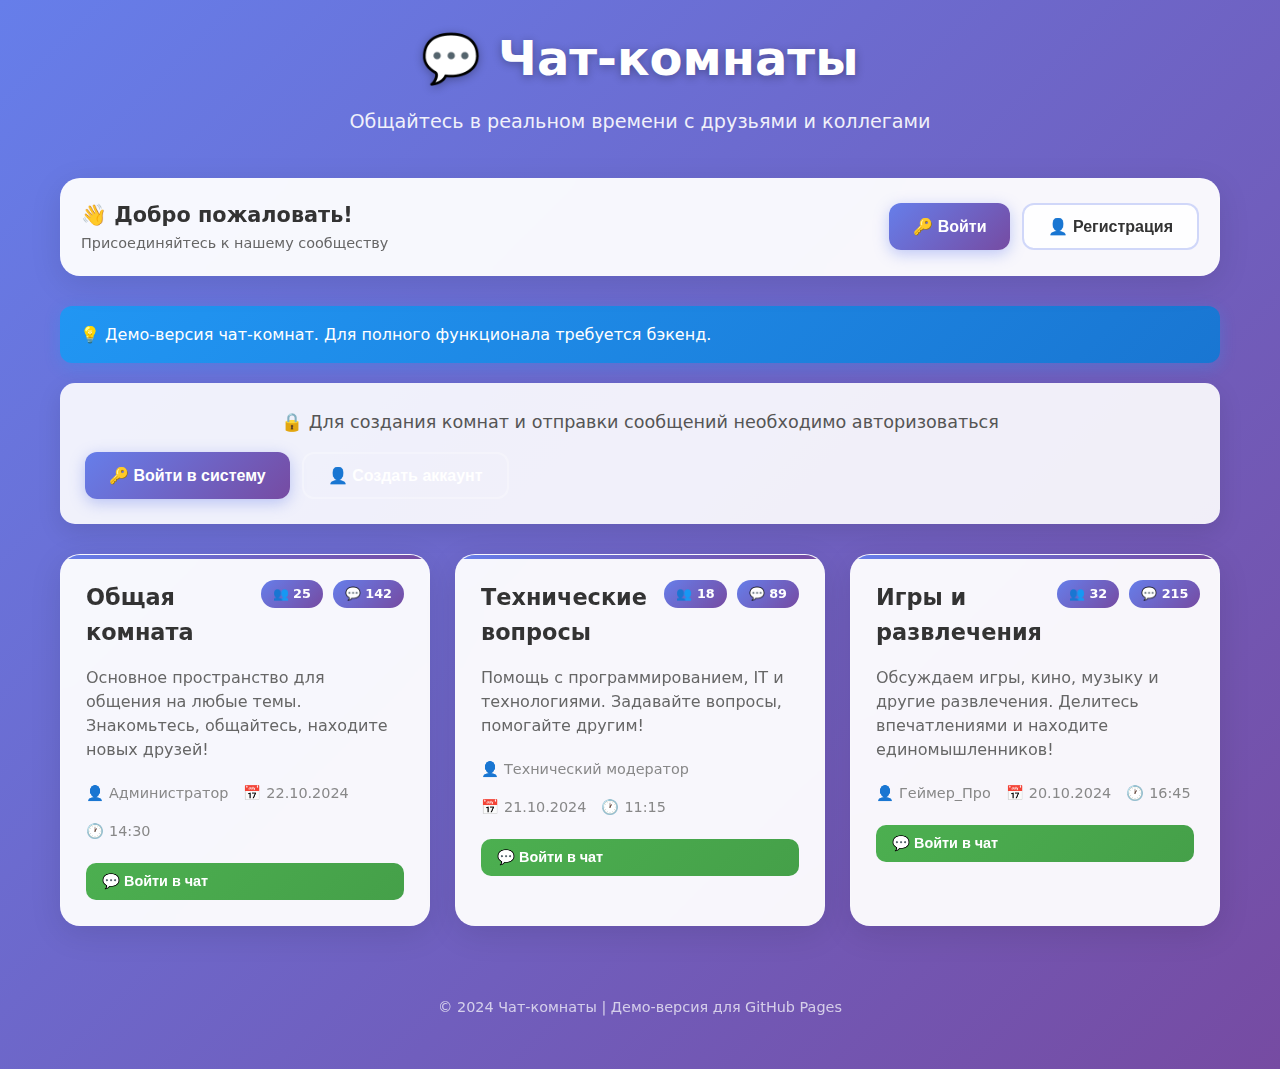
<file: myproject/chat/templates/chat/index.html>
<!DOCTYPE html>
<html lang="ru">
<head>
    <meta charset="UTF-8">
    <meta name="viewport" content="width=device-width, initial-scale=1.0">
    <title>Чат-комнаты | Общение в реальном времени</title>
    <style>
        * {
            margin: 0;
            padding: 0;
            box-sizing: border-box;
        }

        body {
            font-family: 'Segoe UI', system-ui, -apple-system, sans-serif;
            background: linear-gradient(135deg, #667eea 0%, #764ba2 100%);
            min-height: 100vh;
            color: #333;
            line-height: 1.6;
        }

        .container {
            max-width: 1200px;
            margin: 0 auto;
            padding: 20px;
        }

        /* Header Styles */
        .header {
            text-align: center;
            margin-bottom: 40px;
            color: white;
        }

        .header h1 {
            font-size: 3rem;
            font-weight: 700;
            margin-bottom: 10px;
            text-shadow: 0 2px 10px rgba(0,0,0,0.3);
        }

        .header p {
            font-size: 1.2rem;
            opacity: 0.9;
            font-weight: 300;
        }

        /* User Menu */
        .user-menu {
            background: rgba(255, 255, 255, 0.95);
            backdrop-filter: blur(10px);
            border-radius: 20px;
            padding: 20px;
            margin-bottom: 30px;
            box-shadow: 0 8px 32px rgba(0, 0, 0, 0.1);
            border: 1px solid rgba(255, 255, 255, 0.2);
        }

        .user-menu-content {
            display: flex;
            justify-content: space-between;
            align-items: center;
        }

        .user-info {
            display: flex;
            align-items: center;
            gap: 15px;
        }

        .user-avatar {
            width: 50px;
            height: 50px;
            background: linear-gradient(135deg, #667eea 0%, #764ba2 100%);
            border-radius: 50%;
            display: flex;
            align-items: center;
            justify-content: center;
            font-weight: bold;
            color: white;
            font-size: 1.2rem;
            box-shadow: 0 4px 15px rgba(102, 126, 234, 0.4);
        }

        .user-details h3 {
            margin: 0;
            color: #333;
            font-size: 1.3rem;
        }

        .user-details p {
            margin: 0;
            color: #666;
            font-size: 0.9rem;
        }

        .auth-buttons {
            display: flex;
            gap: 12px;
        }

        .btn {
            padding: 12px 24px;
            border: none;
            border-radius: 12px;
            font-size: 1rem;
            font-weight: 600;
            cursor: pointer;
            text-decoration: none;
            text-align: center;
            transition: all 0.3s ease;
            display: inline-flex;
            align-items: center;
            gap: 8px;
        }

        .btn-primary {
            background: linear-gradient(135deg, #667eea 0%, #764ba2 100%);
            color: white;
            box-shadow: 0 4px 15px rgba(102, 126, 234, 0.4);
        }

        .btn-primary:hover {
            transform: translateY(-2px);
            box-shadow: 0 8px 25px rgba(102, 126, 234, 0.6);
        }

        .btn-secondary {
            background: rgba(255, 255, 255, 0.9);
            color: #333;
            border: 2px solid rgba(102, 126, 234, 0.3);
        }

        .btn-secondary:hover {
            background: white;
            border-color: #667eea;
            transform: translateY(-2px);
        }

        .btn-outline {
            background: transparent;
            color: white;
            border: 2px solid rgba(255, 255, 255, 0.3);
        }

        .btn-outline:hover {
            background: rgba(255, 255, 255, 0.1);
            border-color: white;
        }

        /* Messages */
        .messages {
            margin-bottom: 20px;
        }

        .alert {
            padding: 16px 20px;
            border-radius: 12px;
            margin-bottom: 15px;
            font-weight: 500;
        }

        .alert-success {
            background: linear-gradient(135deg, #4CAF50 0%, #45a049 100%);
            color: white;
            box-shadow: 0 4px 15px rgba(76, 175, 80, 0.3);
        }

        .alert-info {
            background: linear-gradient(135deg, #2196F3 0%, #1976D2 100%);
            color: white;
            box-shadow: 0 4px 15px rgba(33, 150, 243, 0.3);
        }

        .alert-error {
            background: linear-gradient(135deg, #f44336 0%, #d32f2f 100%);
            color: white;
            box-shadow: 0 4px 15px rgba(244, 67, 54, 0.3);
        }

        /* Create Room Section */
        .create-room-section {
            text-align: center;
            margin-bottom: 40px;
        }

        .create-room-btn {
            background: linear-gradient(135deg, #00bcd4 0%, #0097a7 100%);
            color: white;
            padding: 16px 32px;
            font-size: 1.1rem;
            border-radius: 15px;
            box-shadow: 0 6px 20px rgba(0, 188, 212, 0.4);
        }

        .create-room-btn:hover {
            transform: translateY(-3px);
            box-shadow: 0 10px 30px rgba(0, 188, 212, 0.6);
        }

        .guest-notice {
            background: rgba(255, 255, 255, 0.9);
            border-radius: 15px;
            padding: 25px;
            text-align: center;
            margin-bottom: 30px;
            box-shadow: 0 8px 25px rgba(0, 0, 0, 0.1);
        }

        .guest-notice p {
            font-size: 1.1rem;
            color: #555;
            margin-bottom: 15px;
        }

        /* Rooms Grid */
        .rooms-grid {
            display: grid;
            grid-template-columns: repeat(auto-fill, minmax(350px, 1fr));
            gap: 25px;
            margin-bottom: 40px;
        }

        .room-card {
            background: rgba(255, 255, 255, 0.95);
            backdrop-filter: blur(10px);
            border-radius: 20px;
            padding: 25px;
            box-shadow: 0 8px 32px rgba(0, 0, 0, 0.1);
            border: 1px solid rgba(255, 255, 255, 0.2);
            transition: all 0.3s ease;
            position: relative;
            overflow: hidden;
        }

        .room-card:hover {
            transform: translateY(-5px);
            box-shadow: 0 15px 40px rgba(0, 0, 0, 0.15);
        }

        .room-card::before {
            content: '';
            position: absolute;
            top: 0;
            left: 0;
            right: 0;
            height: 4px;
            background: linear-gradient(135deg, #667eea 0%, #764ba2 100%);
        }

        .room-header {
            display: flex;
            justify-content: space-between;
            align-items: flex-start;
            margin-bottom: 15px;
        }

        .room-title {
            font-size: 1.4rem;
            font-weight: 700;
            color: #333;
            text-decoration: none;
            flex: 1;
        }

        .room-title:hover {
            color: #667eea;
        }

        .room-stats {
            display: flex;
            gap: 10px;
            margin-left: 15px;
        }

        .stat-badge {
            background: linear-gradient(135deg, #667eea 0%, #764ba2 100%);
            color: white;
            padding: 4px 12px;
            border-radius: 20px;
            font-size: 0.8rem;
            font-weight: 600;
            white-space: nowrap;
        }

        .room-description {
            color: #666;
            margin-bottom: 20px;
            line-height: 1.5;
        }

        .room-meta {
            display: flex;
            flex-wrap: wrap;
            gap: 15px;
            margin-bottom: 20px;
            font-size: 0.9rem;
            color: #888;
        }

        .meta-item {
            display: flex;
            align-items: center;
            gap: 5px;
        }

        .room-actions {
            display: flex;
            gap: 10px;
        }

        .btn-sm {
            padding: 10px 16px;
            font-size: 0.9rem;
            border-radius: 10px;
            flex: 1;
        }

        .btn-chat {
            background: linear-gradient(135deg, #4CAF50 0%, #45a049 100%);
            color: white;
        }

        .btn-delete {
            background: linear-gradient(135deg, #f44336 0%, #d32f2f 100%);
            color: white;
        }

        /* Empty State */
        .empty-state {
            text-align: center;
            padding: 60px 20px;
            color: white;
        }

        .empty-state h2 {
            font-size: 2rem;
            margin-bottom: 15px;
            opacity: 0.9;
        }

        .empty-state p {
            font-size: 1.1rem;
            opacity: 0.7;
            margin-bottom: 25px;
        }

        /* Footer */
        .footer {
            text-align: center;
            padding: 30px 0;
            color: white;
            opacity: 0.7;
            font-size: 0.9rem;
        }

        /* Login Modal */
        .modal {
            display: none;
            position: fixed;
            z-index: 1000;
            left: 0;
            top: 0;
            width: 100%;
            height: 100%;
            background-color: rgba(0,0,0,0.5);
        }

        .modal-content {
            background: white;
            margin: 10% auto;
            padding: 30px;
            border-radius: 20px;
            width: 90%;
            max-width: 400px;
            box-shadow: 0 20px 60px rgba(0,0,0,0.3);
        }

        .modal-header {
            display: flex;
            justify-content: space-between;
            align-items: center;
            margin-bottom: 20px;
        }

        .modal-header h2 {
            color: #333;
            margin: 0;
        }

        .close {
            color: #aaa;
            font-size: 28px;
            font-weight: bold;
            cursor: pointer;
        }

        .close:hover {
            color: #333;
        }

        .form-group {
            margin-bottom: 20px;
        }

        .form-group label {
            display: block;
            margin-bottom: 5px;
            color: #555;
            font-weight: 500;
        }

        .form-group input {
            width: 100%;
            padding: 12px;
            border: 2px solid #e1e5e9;
            border-radius: 10px;
            font-size: 1rem;
            transition: border-color 0.3s ease;
        }

        .form-group input:focus {
            outline: none;
            border-color: #667eea;
        }

        /* Responsive */
        @media (max-width: 768px) {
            .header h1 {
                font-size: 2.2rem;
            }

            .user-menu-content {
                flex-direction: column;
                gap: 15px;
                text-align: center;
            }

            .auth-buttons {
                width: 100%;
                justify-content: center;
            }

            .rooms-grid {
                grid-template-columns: 1fr;
            }

            .room-header {
                flex-direction: column;
                gap: 10px;
            }

            .room-stats {
                margin-left: 0;
                align-self: flex-start;
            }
        }
    </style>
</head>
<body>
    <div class="container">
        <!-- Header -->
        <div class="header">
            <h1>💬 Чат-комнаты</h1>
            <p>Общайтесь в реальном времени с друзьями и коллегами</p>
        </div>

        <!-- User Menu -->
        <div class="user-menu">
            <div class="user-menu-content">
                <div class="user-info">
                    <div class="user-details">
                        <h3>👋 Добро пожаловать!</h3>
                        <p>Присоединяйтесь к нашему сообществу</p>
                    </div>
                </div>
                <div class="auth-buttons">
                    <button onclick="openLoginModal()" class="btn btn-primary">
                        🔑 Войти
                    </button>
                    <button onclick="openRegisterModal()" class="btn btn-secondary">
                        👤 Регистрация
                    </button>
                </div>
            </div>
        </div>

        <!-- Messages -->
        <div class="messages">
            <div class="alert alert-info">
                💡 Демо-версия чат-комнат. Для полного функционала требуется бэкенд.
            </div>
        </div>

        <!-- Guest Notice -->
        <div class="guest-notice">
            <p>🔒 Для создания комнат и отправки сообщений необходимо авторизоваться</p>
            <div class="auth-buttons">
                <button onclick="openLoginModal()" class="btn btn-primary">
                    🔑 Войти в систему
                </button>
                <button onclick="openRegisterModal()" class="btn btn-outline">
                    👤 Создать аккаунт
                </button>
            </div>
        </div>

        <!-- Rooms Grid -->
        <div class="rooms-grid">
            <div class="room-card">
                <div class="room-header">
                    <a href="#" class="room-title" onclick="showRoomAlert('Общая комната')">
                        Общая комната
                    </a>
                    <div class="room-stats">
                        <span class="stat-badge">👥 25</span>
                        <span class="stat-badge">💬 142</span>
                    </div>
                </div>
                
                <p class="room-description">
                    Основное пространство для общения на любые темы. Знакомьтесь, общайтесь, находите новых друзей!
                </p>
                
                <div class="room-meta">
                    <div class="meta-item">
                        <span>👤</span>
                        <span>Администратор</span>
                    </div>
                    <div class="meta-item">
                        <span>📅</span>
                        <span>22.10.2024</span>
                    </div>
                    <div class="meta-item">
                        <span>🕐</span>
                        <span>14:30</span>
                    </div>
                </div>
                
                <div class="room-actions">
                    <button class="btn btn-sm btn-chat" onclick="showRoomAlert('Общая комната')">
                        💬 Войти в чат
                    </button>
                </div>
            </div>

            <div class="room-card">
                <div class="room-header">
                    <a href="#" class="room-title" onclick="showRoomAlert('Технические вопросы')">
                        Технические вопросы
                    </a>
                    <div class="room-stats">
                        <span class="stat-badge">👥 18</span>
                        <span class="stat-badge">💬 89</span>
                    </div>
                </div>
                
                <p class="room-description">
                    Помощь с программированием, IT и технологиями. Задавайте вопросы, помогайте другим!
                </p>
                
                <div class="room-meta">
                    <div class="meta-item">
                        <span>👤</span>
                        <span>Технический модератор</span>
                    </div>
                    <div class="meta-item">
                        <span>📅</span>
                        <span>21.10.2024</span>
                    </div>
                    <div class="meta-item">
                        <span>🕐</span>
                        <span>11:15</span>
                    </div>
                </div>
                
                <div class="room-actions">
                    <button class="btn btn-sm btn-chat" onclick="showRoomAlert('Технические вопросы')">
                        💬 Войти в чат
                    </button>
                </div>
            </div>

            <div class="room-card">
                <div class="room-header">
                    <a href="#" class="room-title" onclick="showRoomAlert('Игры и развлечения')">
                        Игры и развлечения
                    </a>
                    <div class="room-stats">
                        <span class="stat-badge">👥 32</span>
                        <span class="stat-badge">💬 215</span>
                    </div>
                </div>
                
                <p class="room-description">
                    Обсуждаем игры, кино, музыку и другие развлечения. Делитесь впечатлениями и находите единомышленников!
                </p>
                
                <div class="room-meta">
                    <div class="meta-item">
                        <span>👤</span>
                        <span>Геймер_Про</span>
                    </div>
                    <div class="meta-item">
                        <span>📅</span>
                        <span>20.10.2024</span>
                    </div>
                    <div class="meta-item">
                        <span>🕐</span>
                        <span>16:45</span>
                    </div>
                </div>
                
                <div class="room-actions">
                    <button class="btn btn-sm btn-chat" onclick="showRoomAlert('Игры и развлечения')">
                        💬 Войти в чат
                    </button>
                </div>
            </div>
        </div>

        <!-- Footer -->
        <div class="footer">
            <p>© 2024 Чат-комнаты | Демо-версия для GitHub Pages</p>
        </div>
    </div>

    <!-- Login Modal -->
    <div id="loginModal" class="modal">
        <div class="modal-content">
            <div class="modal-header">
                <h2>🔑 Вход в систему</h2>
                <span class="close" onclick="closeLoginModal()">&times;</span>
            </div>
            <form onsubmit="handleLogin(event)">
                <div class="form-group">
                    <label for="username">Имя пользователя:</label>
                    <input type="text" id="username" placeholder="Введите ваш логин" required>
                </div>
                <div class="form-group">
                    <label for="password">Пароль:</label>
                    <input type="password" id="password" placeholder="Введите ваш пароль" required>
                </div>
                <button type="submit" class="btn btn-primary" style="width: 100%;">
                    Войти
                </button>
            </form>
        </div>
    </div>

    <!-- Register Modal -->
    <div id="registerModal" class="modal">
        <div class="modal-content">
            <div class="modal-header">
                <h2>👤 Регистрация</h2>
                <span class="close" onclick="closeRegisterModal()">&times;</span>
            </div>
            <form onsubmit="handleRegister(event)">
                <div class="form-group">
                    <label for="regUsername">Имя пользователя:</label>
                    <input type="text" id="regUsername" placeholder="Придумайте логин" required>
                </div>
                <div class="form-group">
                    <label for="regEmail">Email:</label>
                    <input type="email" id="regEmail" placeholder="Введите ваш email" required>
                </div>
                <div class="form-group">
                    <label for="regPassword">Пароль:</label>
                    <input type="password" id="regPassword" placeholder="Придумайте пароль" required>
                </div>
                <div class="form-group">
                    <label for="regPasswordConfirm">Подтвердите пароль:</label>
                    <input type="password" id="regPasswordConfirm" placeholder="Повторите пароль" required>
                </div>
                <button type="submit" class="btn btn-primary" style="width: 100%;">
                    Зарегистрироваться
                </button>
            </form>
        </div>
    </div>

    <script>
        // Modal functions
        function openLoginModal() {
            document.getElementById('loginModal').style.display = 'block';
        }

        function closeLoginModal() {
            document.getElementById('loginModal').style.display = 'none';
        }

        function openRegisterModal() {
            document.getElementById('registerModal').style.display = 'block';
        }

        function closeRegisterModal() {
            document.getElementById('registerModal').style.display = 'none';
        }

        // Form handlers
        function handleLogin(event) {
            event.preventDefault();
            alert('Вход выполнен! (демо-режим)');
            closeLoginModal();
        }

        function handleRegister(event) {
            event.preventDefault();
            alert('Регистрация завершена! (демо-режим)');
            closeRegisterModal();
        }

        function showRoomAlert(roomName) {
            alert(`Вы пытаетесь войти в комнату "${roomName}".\n\nВ демо-версии функционал чата недоступен. Для полного функционала требуется бэкенд на Django.`);
        }

        // Close modals when clicking outside
        window.onclick = function(event) {
            const loginModal = document.getElementById('loginModal');
            const registerModal = document.getElementById('registerModal');
            
            if (event.target === loginModal) {
                closeLoginModal();
            }
            if (event.target === registerModal) {
                closeRegisterModal();
            }
        }

        // Анимация появления карточек
        document.addEventListener('DOMContentLoaded', function() {
            const cards = document.querySelectorAll('.room-card');
            cards.forEach((card, index) => {
                card.style.opacity = '0';
                card.style.transform = 'translateY(20px)';
                
                setTimeout(() => {
                    card.style.transition = 'all 0.6s ease';
                    card.style.opacity = '1';
                    card.style.transform = 'translateY(0)';
                }, index * 100);
            });
        });
    </script>
</body>
</html>
</file>
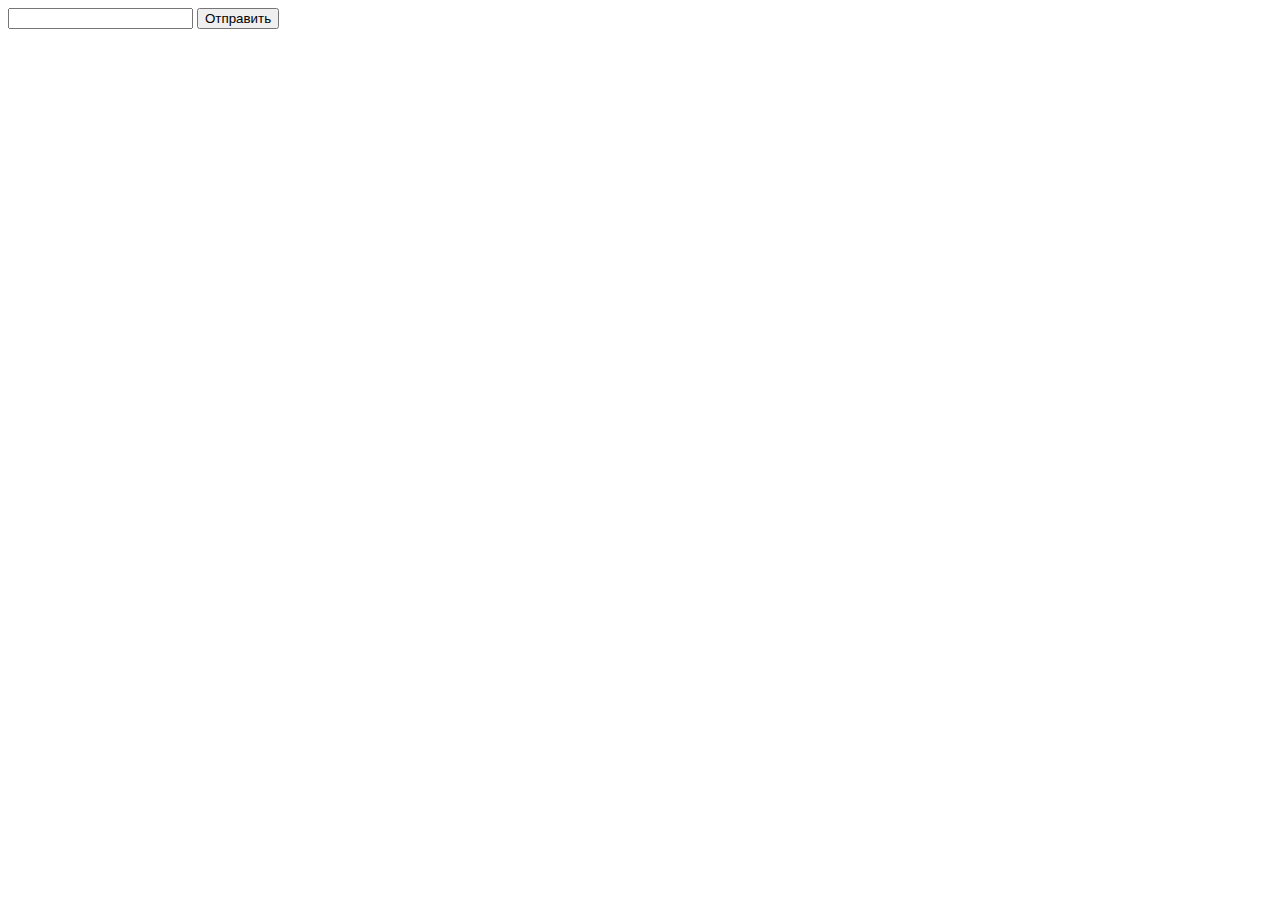
<file: myproject/old_main/templates/main/index.html>
<!DOCTYPE html>
<html>
<head>
    <title>Мой сайт</title>
</head>
<body>
    <div id="chat">
        <div id="messages"></div>
        <input type="text" id="message-input">
        <button onclick="sendMessage()">Отправить</button>
    </div>

    <script>
        const chatSocket = new WebSocket('ws://' + window.location.host + '/ws/chat/');
        
        chatSocket.onmessage = function(e) {
            const data = JSON.parse(e.data);
            const messages = document.getElementById('messages');
            messages.innerHTML += '<div>' + data.message + '</div>';
        };
        
        function sendMessage() {
            const messageInput = document.getElementById('message-input');
            const message = messageInput.value;
            chatSocket.send(JSON.stringify({
                'message': message
            }));
            messageInput.value = '';
        }
    </script>
</body>
</html>
</file>
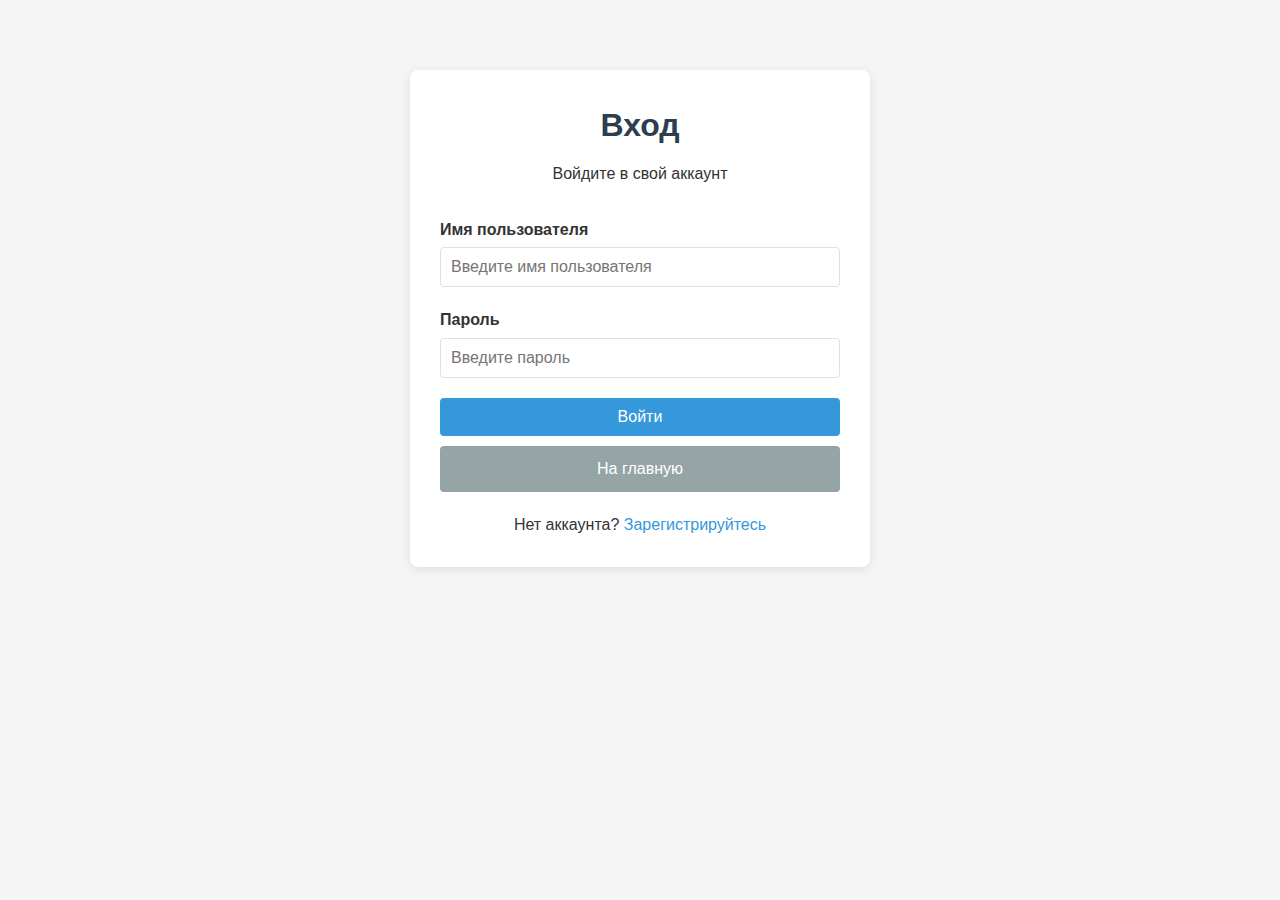
<file: auth.html>
<!DOCTYPE html>
<html lang="ru">
<head>
    <meta charset="UTF-8">
    <meta name="viewport" content="width=device-width, initial-scale=1.0">
    <title>Вход - Чат-комнаты</title>
    <style>
        * {
            margin: 0;
            padding: 0;
            box-sizing: border-box;
            font-family: 'Segoe UI', Tahoma, Geneva, Verdana, sans-serif;
        }
        
        body {
            background-color: #f5f5f5;
            color: #333;
            line-height: 1.6;
        }
        
        .container {
            max-width: 500px;
            margin: 50px auto;
            padding: 20px;
        }
        
        .auth-container {
            background-color: white;
            padding: 30px;
            border-radius: 8px;
            box-shadow: 0 2px 10px rgba(0,0,0,0.1);
        }
        
        .auth-header {
            text-align: center;
            margin-bottom: 30px;
        }
        
        .auth-header h1 {
            color: #2c3e50;
            margin-bottom: 10px;
        }
        
        .form-group {
            margin-bottom: 20px;
        }
        
        .form-group label {
            display: block;
            margin-bottom: 5px;
            font-weight: bold;
        }
        
        .form-group input {
            width: 100%;
            padding: 10px;
            border: 1px solid #e0e0e0;
            border-radius: 4px;
            font-size: 1rem;
        }
        
        .btn {
            display: inline-block;
            background-color: #3498db;
            color: white;
            padding: 10px 20px;
            text-decoration: none;
            border-radius: 4px;
            border: none;
            cursor: pointer;
            font-size: 1rem;
            transition: background-color 0.3s;
            text-align: center;
            width: 100%;
        }
        
        .btn:hover {
            background-color: #2980b9;
        }
        
        .btn-secondary {
            background-color: #95a5a6;
            margin-top: 10px;
        }
        
        .btn-secondary:hover {
            background-color: #7f8c8d;
        }
        
        .auth-links {
            margin-top: 20px;
            text-align: center;
        }
        
        .auth-links a {
            color: #3498db;
            text-decoration: none;
        }
        
        .auth-links a:hover {
            text-decoration: underline;
        }
        
        .error-message {
            color: #e74c3c;
            margin-top: 5px;
            font-size: 0.9rem;
        }
        
        .hidden {
            display: none;
        }
    </style>
</head>
<body>
    <div class="container">
        <div class="auth-container">
            <div class="auth-header">
                <h1>Вход</h1>
                <p>Войдите в свой аккаунт</p>
            </div>
            
            <form id="login-form">
                <div class="form-group">
                    <label for="username">Имя пользователя</label>
                    <input type="text" id="username" name="username" placeholder="Введите имя пользователя" required>
                </div>
                
                <div class="form-group">
                    <label for="password">Пароль</label>
                    <input type="password" id="password" name="password" placeholder="Введите пароль" required>
                </div>
                
                <div id="error-message" class="error-message hidden"></div>
                
                <button type="submit" class="btn">Войти</button>
            </form>
            
            <a href="index.html" class="btn btn-secondary">На главную</a>
            
            <div class="auth-links">
                <p>Нет аккаунта? <a href="register.html">Зарегистрируйтесь</a></p>
            </div>
        </div>
    </div>

    <script>
        // Проверяем, не авторизован ли пользователь уже
        document.addEventListener('DOMContentLoaded', function() {
            const user = localStorage.getItem('currentUser');
            if (user) {
                window.location.href = 'index.html';
            }
        });

        document.getElementById('login-form').addEventListener('submit', function(e) {
            e.preventDefault();
            
            const username = document.getElementById('username').value;
            const password = document.getElementById('password').value;
            const errorMessage = document.getElementById('error-message');
            
            // Получаем зарегистрированных пользователей из localStorage
            const users = JSON.parse(localStorage.getItem('users') || '[]');
            
            // Проверяем существование пользователя
            const user = users.find(u => u.username === username && u.password === password);
            
            if (user) {
                // Сохраняем текущего пользователя
                localStorage.setItem('currentUser', JSON.stringify(user));
                
                // Перенаправляем на главную страницу
                window.location.href = 'index.html';
            } else {
                errorMessage.textContent = 'Неверное имя пользователя или пароль';
                errorMessage.classList.remove('hidden');
            }
        });
    </script>
</body>
</html>
</file>
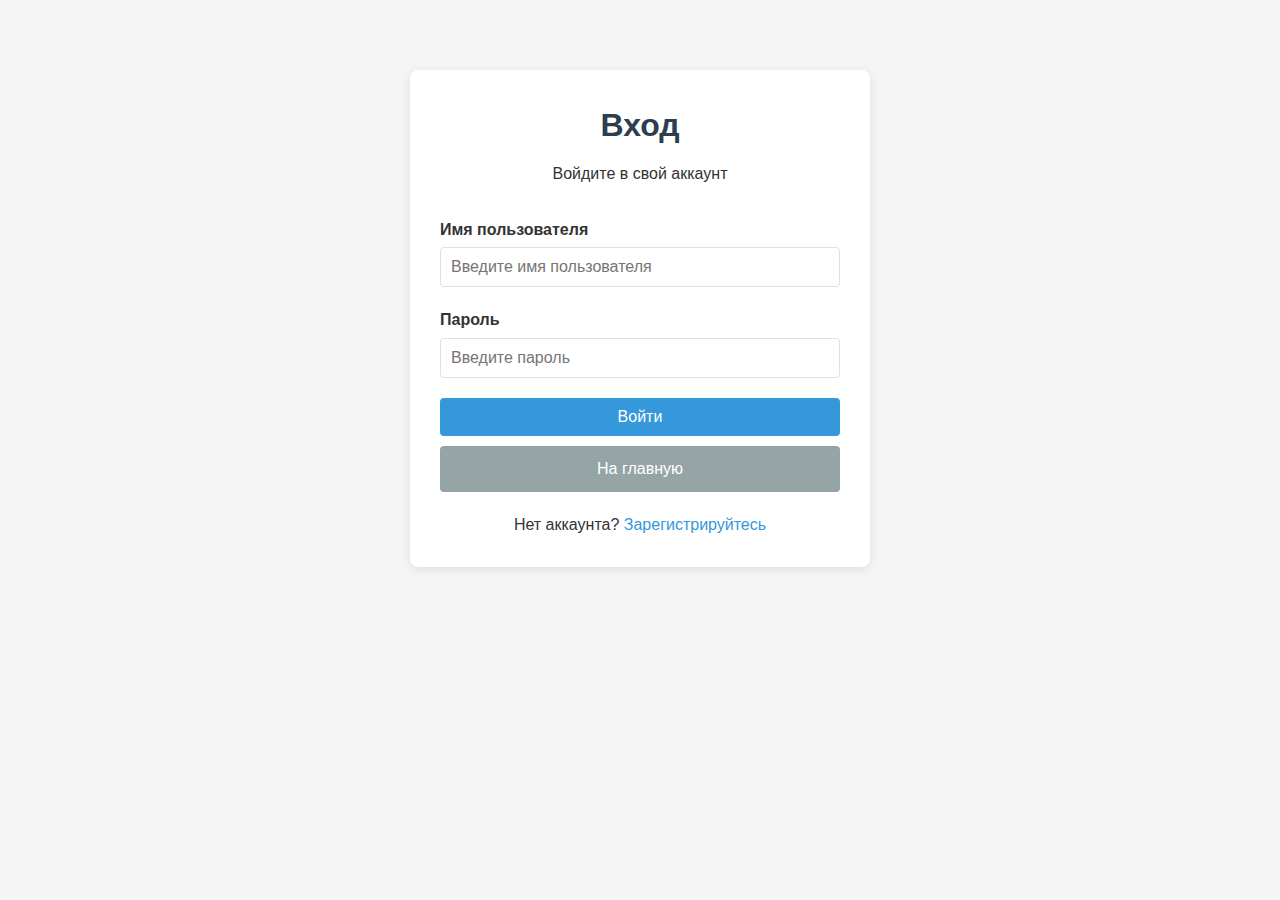
<file: create_room.html>
<!DOCTYPE html>
<html lang="ru">
<head>
    <meta charset="UTF-8">
    <meta name="viewport" content="width=device-width, initial-scale=1.0">
    <title>Создать комнату - Чат-комнаты</title>
    <style>
        * {
            margin: 0;
            padding: 0;
            box-sizing: border-box;
            font-family: 'Segoe UI', Tahoma, Geneva, Verdana, sans-serif;
        }
        
        body {
            background-color: #f5f5f5;
            color: #333;
            line-height: 1.6;
        }
        
        .container {
            max-width: 800px;
            margin: 0 auto;
            padding: 20px;
        }
        
        header {
            background-color: #2c3e50;
            color: white;
            padding: 1rem 0;
            box-shadow: 0 2px 5px rgba(0,0,0,0.1);
        }
        
        .header-content {
            display: flex;
            justify-content: space-between;
            align-items: center;
        }
        
        .logo {
            font-size: 1.5rem;
            font-weight: bold;
        }
        
        nav ul {
            display: flex;
            list-style: none;
        }
        
        nav ul li {
            margin-left: 20px;
        }
        
        nav ul li a {
            color: white;
            text-decoration: none;
            padding: 5px 10px;
            border-radius: 4px;
            transition: background-color 0.3s;
        }
        
        nav ul li a:hover {
            background-color: rgba(255,255,255,0.1);
        }
        
        .user-info {
            display: flex;
            align-items: center;
            gap: 10px;
            color: white;
        }
        
        .btn {
            display: inline-block;
            background-color: #3498db;
            color: white;
            padding: 10px 20px;
            text-decoration: none;
            border-radius: 4px;
            border: none;
            cursor: pointer;
            font-size: 1rem;
            transition: background-color 0.3s;
            text-align: center;
        }
        
        .btn:hover {
            background-color: #2980b9;
        }
        
        .btn-success {
            background-color: #27ae60;
        }
        
        .btn-success:hover {
            background-color: #219a52;
        }
        
        .btn-secondary {
            background-color: #95a5a6;
        }
        
        .btn-secondary:hover {
            background-color: #7f8c8d;
        }
        
        .content {
            background-color: white;
            padding: 30px;
            border-radius: 8px;
            box-shadow: 0 2px 10px rgba(0,0,0,0.1);
            margin-bottom: 30px;
        }
        
        .form-group {
            margin-bottom: 20px;
        }
        
        .form-group label {
            display: block;
            margin-bottom: 5px;
            font-weight: bold;
        }
        
        .form-group input, .form-group textarea {
            width: 100%;
            padding: 10px;
            border: 1px solid #e0e0e0;
            border-radius: 4px;
            font-size: 1rem;
        }
        
        .form-group textarea {
            height: 100px;
            resize: vertical;
        }
        
        .form-actions {
            display: flex;
            gap: 10px;
            margin-top: 30px;
        }
        
        footer {
            background-color: #2c3e50;
            color: white;
            text-align: center;
            padding: 20px 0;
            margin-top: 40px;
        }
        
        .success-message {
            background-color: #d4edda;
            color: #155724;
            padding: 15px;
            border-radius: 4px;
            margin-bottom: 20px;
            border: 1px solid #c3e6cb;
        }
        
        .hidden {
            display: none;
        }
    </style>
</head>
<body>
    <header>
        <div class="container header-content">
            <div class="logo">Чат-комнаты</div>
            <nav>
                <ul>
                    <li><a href="index.html">Главная</a></li>
                    <li><a href="home.html">Чат</a></li>
                    <li><a href="create_room.html">Создать комнату</a></li>
                </ul>
            </nav>
            <div class="user-info">
                <span id="username-display">Гость</span>
                <button class="btn btn-secondary" id="logout-btn">Выйти</button>
            </div>
        </div>
    </header>

    <div class="container">
        <div class="content">
            <h1>Создать новую комнату</h1>
            
            <div class="success-message hidden" id="success-message">
                Комната успешно создана! Перенаправление...
            </div>
            
            <form id="create-room-form">
                <div class="form-group">
                    <label for="room-name">Название комнаты *</label>
                    <input type="text" id="room-name" name="room-name" placeholder="Введите название комнаты" required>
                </div>
                
                <div class="form-group">
                    <label for="room-description">Описание комнаты</label>
                    <textarea id="room-description" name="room-description" placeholder="Опишите тему общения в комнате"></textarea>
                </div>
                
                <div class="form-group">
                    <label for="room-privacy">Тип комнаты</label>
                    <select id="room-privacy" name="room-privacy">
                        <option value="public">Публичная</option>
                        <option value="private">Приватная</option>
                    </select>
                </div>
                
                <div class="form-actions">
                    <button type="submit" class="btn btn-success">Создать комнату</button>
                    <a href="home.html" class="btn btn-secondary">Отмена</a>
                </div>
            </form>
        </div>
    </div>

    <footer>
        <div class="container">
            <p>&copy; 2025 Чат-комнаты. Все права защищены.</p>
        </div>
    </footer>

    <script>
        function checkAuth() {
            const user = localStorage.getItem('currentUser');
            if (!user) {
                window.location.href = 'auth.html';
                return null;
            }
            return JSON.parse(user);
        }

        document.getElementById('create-room-form').addEventListener('submit', function(e) {
            e.preventDefault();
            
            const roomName = document.getElementById('room-name').value;
            const roomDescription = document.getElementById('room-description').value;
            const roomPrivacy = document.getElementById('room-privacy').value;
            const user = JSON.parse(localStorage.getItem('currentUser'));
            
            const rooms = JSON.parse(localStorage.getItem('chatRooms') || '[]');
            
            const newRoom = {
                id: Date.now().toString(),
                name: roomName,
                description: roomDescription,
                privacy: roomPrivacy,
                creator: user.username,
                createdAt: new Date().toISOString(),
                participants: 1,
                messages: []
            };
            
            rooms.push(newRoom);
            localStorage.setItem('chatRooms', JSON.stringify(rooms));
            
            document.getElementById('success-message').classList.remove('hidden');
            
            setTimeout(() => {
                window.location.href = 'room_detail.html?room=' + newRoom.id;
            }, 1500);
        });

        document.getElementById('logout-btn').addEventListener('click', function() {
            localStorage.removeItem('currentUser');
            window.location.href = 'index.html';
        });

        document.addEventListener('DOMContentLoaded', function() {
            const user = checkAuth();
            if (user) {
                document.getElementById('username-display').textContent = user.username;
            }
        });
    </script>
</body>
</html>
</file>
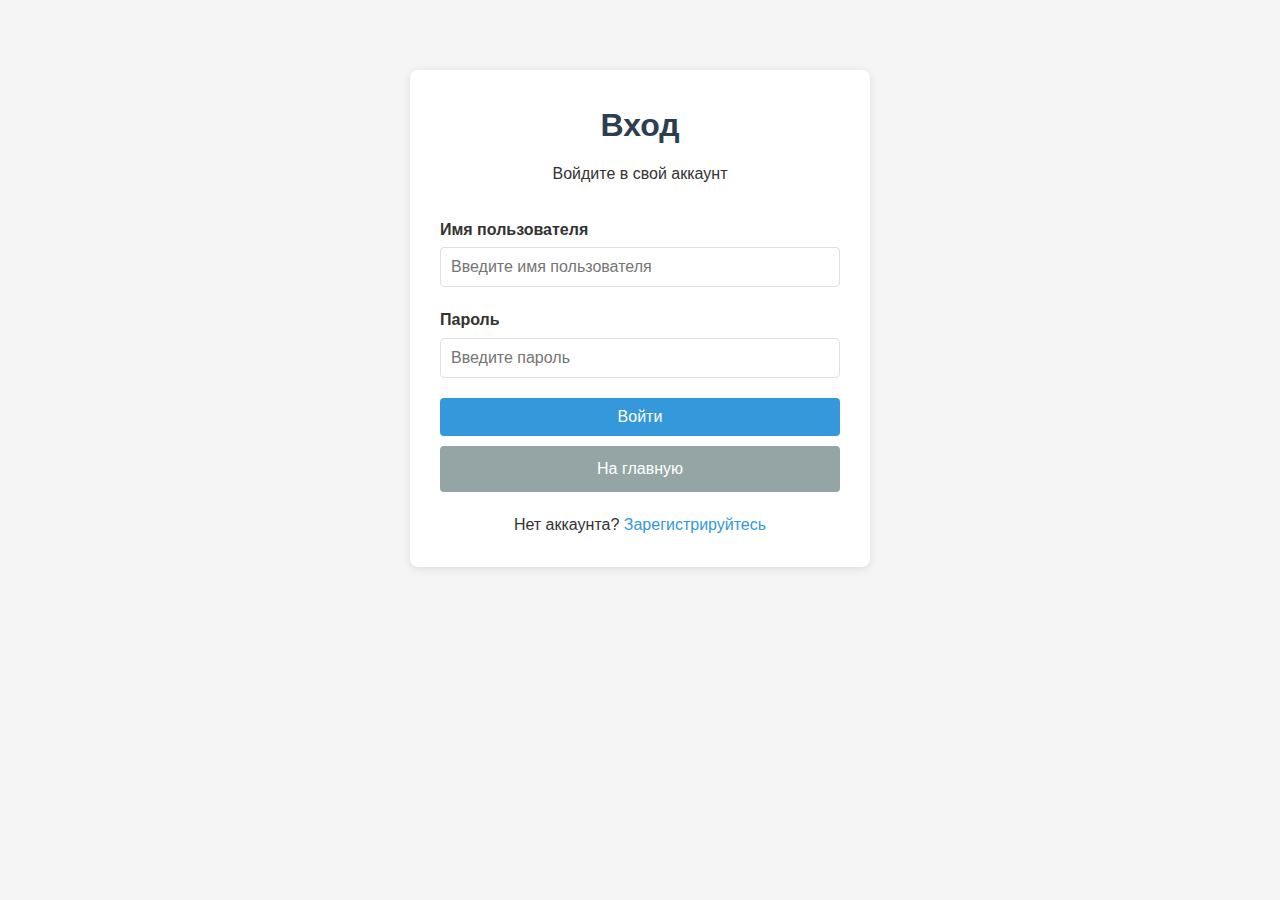
<file: home.html>
<!DOCTYPE html>
<html lang="ru">
<head>
    <meta charset="UTF-8">
    <meta name="viewport" content="width=device-width, initial-scale=1.0">
    <title>Чат-комнаты - Главная</title>
    <style>
        * {
            margin: 0;
            padding: 0;
            box-sizing: border-box;
            font-family: 'Segoe UI', Tahoma, Geneva, Verdana, sans-serif;
        }
        
        body {
            background-color: #f5f5f5;
            color: #333;
            line-height: 1.6;
        }
        
        .container {
            max-width: 1200px;
            margin: 0 auto;
            padding: 20px;
        }
        
        header {
            background-color: #2c3e50;
            color: white;
            padding: 1rem 0;
            box-shadow: 0 2px 5px rgba(0,0,0,0.1);
        }
        
        .header-content {
            display: flex;
            justify-content: space-between;
            align-items: center;
        }
        
        .logo {
            font-size: 1.5rem;
            font-weight: bold;
        }
        
        nav ul {
            display: flex;
            list-style: none;
        }
        
        nav ul li {
            margin-left: 20px;
        }
        
        nav ul li a {
            color: white;
            text-decoration: none;
            padding: 5px 10px;
            border-radius: 4px;
            transition: background-color 0.3s;
        }
        
        nav ul li a:hover {
            background-color: rgba(255,255,255,0.1);
        }
        
        .user-info {
            display: flex;
            align-items: center;
            gap: 10px;
            color: white;
        }
        
        .btn {
            display: inline-block;
            background-color: #3498db;
            color: white;
            padding: 10px 20px;
            text-decoration: none;
            border-radius: 4px;
            border: none;
            cursor: pointer;
            font-size: 1rem;
            transition: background-color 0.3s;
            text-align: center;
        }
        
        .btn:hover {
            background-color: #2980b9;
        }
        
        .btn-success {
            background-color: #27ae60;
        }
        
        .btn-success:hover {
            background-color: #219a52;
        }
        
        .btn-danger {
            background-color: #e74c3c;
        }
        
        .btn-danger:hover {
            background-color: #c0392b;
        }
        
        .content {
            background-color: white;
            padding: 30px;
            border-radius: 8px;
            box-shadow: 0 2px 10px rgba(0,0,0,0.1);
            margin-bottom: 30px;
        }
        
        .page-header {
            display: flex;
            justify-content: space-between;
            align-items: center;
            margin-bottom: 30px;
        }
        
        .rooms-grid {
            display: grid;
            grid-template-columns: repeat(auto-fill, minmax(300px, 1fr));
            gap: 20px;
            margin-top: 20px;
        }
        
        .room-card {
            border: 1px solid #e0e0e0;
            border-radius: 8px;
            padding: 20px;
            transition: transform 0.3s, box-shadow 0.3s;
        }
        
        .room-card:hover {
            transform: translateY(-5px);
            box-shadow: 0 5px 15px rgba(0,0,0,0.1);
        }
        
        .room-card h3 {
            margin-bottom: 10px;
            color: #2c3e50;
        }
        
        .room-card p {
            color: #7f8c8d;
            margin-bottom: 15px;
        }
        
        .room-meta {
            display: flex;
            justify-content: space-between;
            font-size: 0.9rem;
            color: #95a5a6;
            margin-bottom: 15px;
        }
        
        .room-actions {
            display: flex;
            gap: 10px;
        }
        
        .no-rooms {
            text-align: center;
            padding: 40px;
            color: #7f8c8d;
        }
        
        footer {
            background-color: #2c3e50;
            color: white;
            text-align: center;
            padding: 20px 0;
            margin-top: 40px;
        }
        
        .hidden {
            display: none;
        }
    </style>
</head>
<body>
    <header>
        <div class="container header-content">
            <div class="logo">Чат-комнаты</div>
            <nav>
                <ul>
                    <li><a href="index.html">Главная</a></li>
                    <li><a href="home.html">Чат</a></li>
                    <li><a href="create_room.html">Создать комнату</a></li>
                </ul>
            </nav>
            <div class="user-info">
                <span id="username-display">Гость</span>
                <button class="btn btn-danger" id="logout-btn">Выйти</button>
            </div>
        </div>
    </header>

    <div class="container">
        <div class="content">
            <div class="page-header">
                <h1>Чат-комнаты</h1>
                <a href="create_room.html" class="btn btn-success">Создать комнату</a>
            </div>
            
            <p>Выберите комнату для общения или создайте новую</p>
            
            <div class="rooms-grid" id="rooms-grid">
                <!-- Комнаты будут загружены через JavaScript -->
            </div>
            
            <div class="no-rooms hidden" id="no-rooms">
                <h3>Пока нет созданных комнат</h3>
                <p>Будьте первым, кто создаст комнату для общения!</p>
                <a href="create_room.html" class="btn btn-success">Создать первую комнату</a>
            </div>
        </div>
    </div>

    <footer>
        <div class="container">
            <p>&copy; 2025 Чат-комнаты. Все права защищены.</p>
        </div>
    </footer>

    <script>
        function checkAuth() {
            const user = localStorage.getItem('currentUser');
            if (!user) {
                window.location.href = 'auth.html';
                return null;
            }
            return JSON.parse(user);
        }

        function loadRooms() {
            const rooms = JSON.parse(localStorage.getItem('chatRooms') || '[]');
            const roomsGrid = document.getElementById('rooms-grid');
            const noRooms = document.getElementById('no-rooms');
            
            if (rooms.length === 0) {
                roomsGrid.classList.add('hidden');
                noRooms.classList.remove('hidden');
                return;
            }
            
            roomsGrid.innerHTML = '';
            rooms.forEach(room => {
                const roomCard = document.createElement('div');
                roomCard.className = 'room-card';
                roomCard.innerHTML = `
                    <h3>${room.name}</h3>
                    <p>${room.description}</p>
                    <div class="room-meta">
                        <span>Создатель: ${room.creator}</span>
                        <span>Участников: ${room.participants || 1}</span>
                    </div>
                    <div class="room-actions">
                        <a href="room_detail.html?room=${room.id}" class="btn">Войти</a>
                        ${room.creator === JSON.parse(localStorage.getItem('currentUser')).username ? 
                          `<a href="delete_room.html?room=${room.id}" class="btn btn-danger">Удалить</a>` : ''}
                    </div>
                `;
                roomsGrid.appendChild(roomCard);
            });
        }

        document.getElementById('logout-btn').addEventListener('click', function() {
            localStorage.removeItem('currentUser');
            window.location.href = 'index.html';
        });

        document.addEventListener('DOMContentLoaded', function() {
            const user = checkAuth();
            if (user) {
                document.getElementById('username-display').textContent = user.username;
                loadRooms();
            }
        });
    </script>
</body>
</html>
</file>
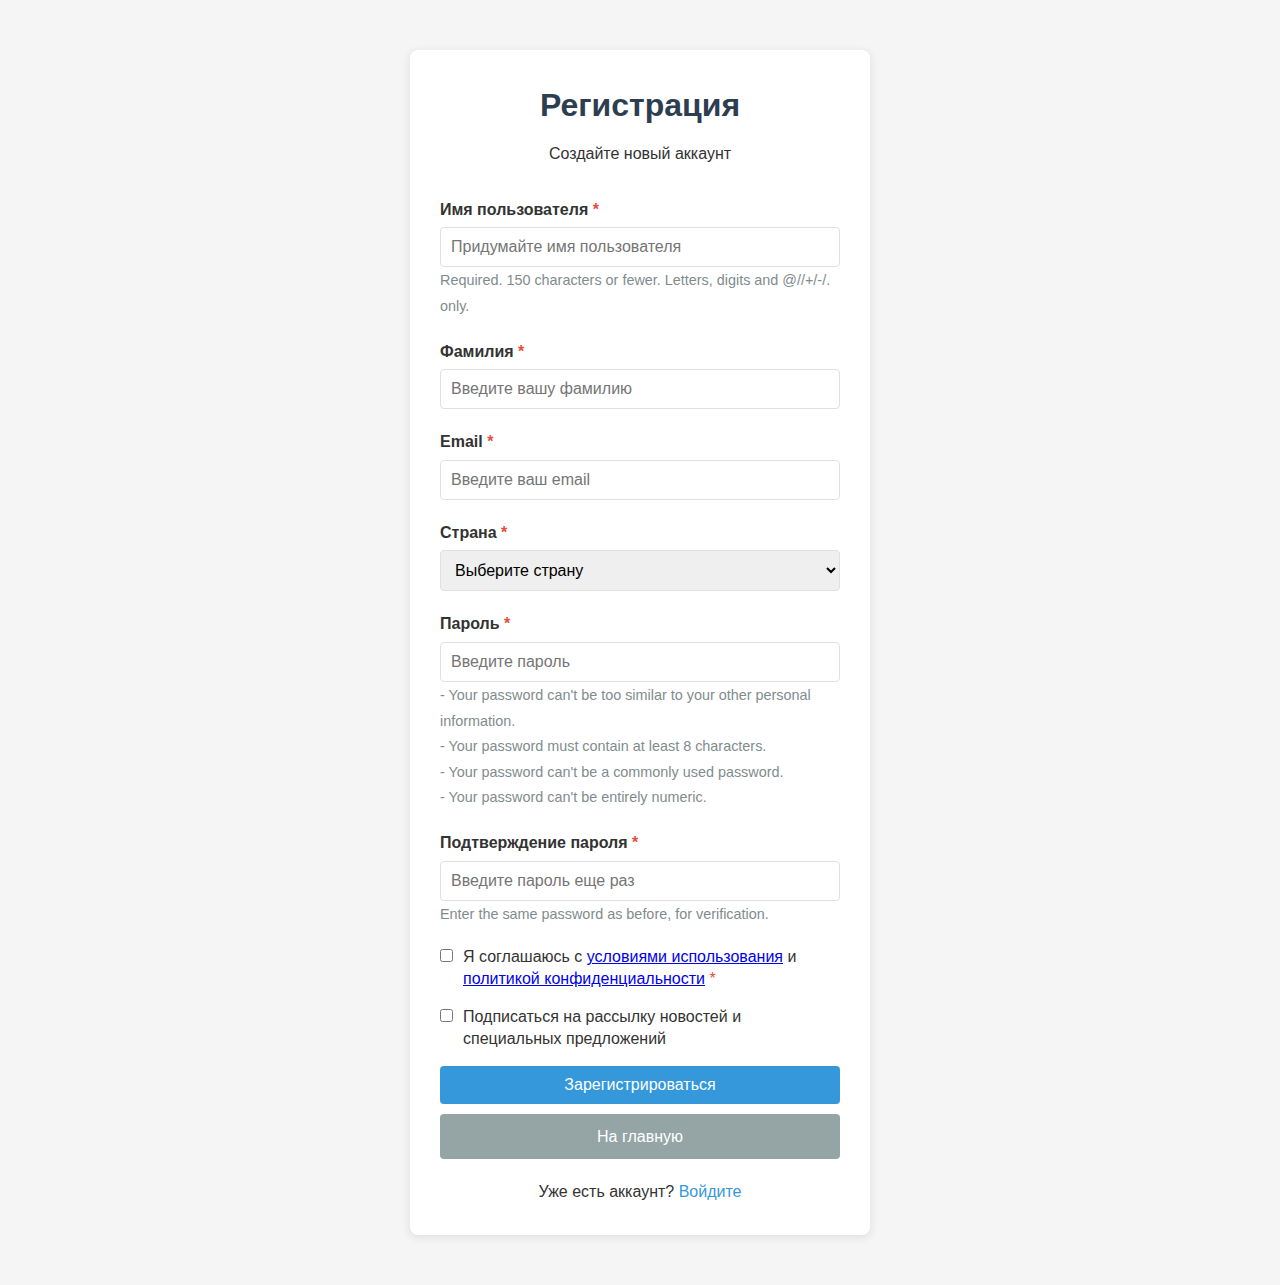
<file: register.html>
<!DOCTYPE html>
<html lang="ru">
<head>
    <meta charset="UTF-8">
    <meta name="viewport" content="width=device-width, initial-scale=1.0">
    <title>Регистрация - Чат-комнаты</title>
    <style>
        * {
            margin: 0;
            padding: 0;
            box-sizing: border-box;
            font-family: 'Segoe UI', Tahoma, Geneva, Verdana, sans-serif;
        }
        
        body {
            background-color: #f5f5f5;
            color: #333;
            line-height: 1.6;
        }
        
        .container {
            max-width: 500px;
            margin: 30px auto;
            padding: 20px;
        }
        
        .auth-container {
            background-color: white;
            padding: 30px;
            border-radius: 8px;
            box-shadow: 0 2px 10px rgba(0,0,0,0.1);
        }
        
        .auth-header {
            text-align: center;
            margin-bottom: 30px;
        }
        
        .auth-header h1 {
            color: #2c3e50;
            margin-bottom: 10px;
        }
        
        .form-group {
            margin-bottom: 20px;
        }
        
        .form-group label {
            display: block;
            margin-bottom: 5px;
            font-weight: bold;
        }
        
        .form-group input, .form-group select {
            width: 100%;
            padding: 10px;
            border: 1px solid #e0e0e0;
            border-radius: 4px;
            font-size: 1rem;
        }
        
        .form-group small {
            color: #7f8c8d;
            font-size: 0.9rem;
        }
        
        .checkbox-group {
            display: flex;
            align-items: flex-start;
            gap: 10px;
            margin-bottom: 15px;
        }
        
        .checkbox-group input {
            width: auto;
            margin-top: 3px;
        }
        
        .checkbox-group label {
            font-weight: normal;
            line-height: 1.4;
        }
        
        .required {
            color: #e74c3c;
        }
        
        .btn {
            display: inline-block;
            background-color: #3498db;
            color: white;
            padding: 10px 20px;
            text-decoration: none;
            border-radius: 4px;
            border: none;
            cursor: pointer;
            font-size: 1rem;
            transition: background-color 0.3s;
            text-align: center;
            width: 100%;
        }
        
        .btn:hover {
            background-color: #2980b9;
        }
        
        .btn-secondary {
            background-color: #95a5a6;
            margin-top: 10px;
        }
        
        .btn-secondary:hover {
            background-color: #7f8c8d;
        }
        
        .auth-links {
            margin-top: 20px;
            text-align: center;
        }
        
        .auth-links a {
            color: #3498db;
            text-decoration: none;
        }
        
        .auth-links a:hover {
            text-decoration: underline;
        }
        
        .error-message {
            color: #e74c3c;
            margin-top: 5px;
            font-size: 0.9rem;
        }
        
        .success-message {
            color: #27ae60;
            margin-top: 5px;
            font-size: 0.9rem;
        }
        
        .hidden {
            display: none;
        }
    </style>
</head>
<body>
    <div class="container">
        <div class="auth-container">
            <div class="auth-header">
                <h1>Регистрация</h1>
                <p>Создайте новый аккаунт</p>
            </div>
            
            <form id="register-form">
                <div class="form-group">
                    <label for="username">Имя пользователя <span class="required">*</span></label>
                    <input type="text" id="username" name="username" placeholder="Придумайте имя пользователя" required>
                    <small>Required. 150 characters or fewer. Letters, digits and @//+/-/. only.</small>
                    <div id="username-error" class="error-message hidden"></div>
                </div>
                
                <div class="form-group">
                    <label for="lastname">Фамилия <span class="required">*</span></label>
                    <input type="text" id="lastname" name="lastname" placeholder="Введите вашу фамилию" required>
                    <div id="lastname-error" class="error-message hidden"></div>
                </div>
                
                <div class="form-group">
                    <label for="email">Email <span class="required">*</span></label>
                    <input type="email" id="email" name="email" placeholder="Введите ваш email" required>
                    <div id="email-error" class="error-message hidden"></div>
                </div>
                
                <div class="form-group">
                    <label for="country">Страна <span class="required">*</span></label>
                    <select id="country" name="country" required>
                        <option value="">Выберите страну</option>
                        <option value="Россия">Россия</option>
                        <option value="Беларусь">Беларусь</option>
                        <option value="Казахстан">Казахстан</option>
                        <option value="Украина">Украина</option>
                        <option value="Другая">Другая</option>
                    </select>
                    <div id="country-error" class="error-message hidden"></div>
                </div>
                
                <div class="form-group">
                    <label for="password">Пароль <span class="required">*</span></label>
                    <input type="password" id="password" name="password" placeholder="Введите пароль" required>
                    <small>
                        - Your password can't be too similar to your other personal information.<br>
                        - Your password must contain at least 8 characters.<br>
                        - Your password can't be a commonly used password.<br>
                        - Your password can't be entirely numeric.
                    </small>
                    <div id="password-error" class="error-message hidden"></div>
                </div>
                
                <div class="form-group">
                    <label for="password-confirm">Подтверждение пароля <span class="required">*</span></label>
                    <input type="password" id="password-confirm" name="password-confirm" placeholder="Введите пароль еще раз" required>
                    <small>Enter the same password as before, for verification.</small>
                    <div id="password-confirm-error" class="error-message hidden"></div>
                </div>
                
                <div class="checkbox-group">
                    <input type="checkbox" id="terms" name="terms" required>
                    <label for="terms">Я соглашаюсь с <a href="#">условиями использования</a> и <a href="#">политикой конфиденциальности</a> <span class="required">*</span></label>
                    <div id="terms-error" class="error-message hidden"></div>
                </div>
                
                <div class="checkbox-group">
                    <input type="checkbox" id="newsletter" name="newsletter">
                    <label for="newsletter">Подписаться на рассылку новостей и специальных предложений</label>
                </div>
                
                <div id="success-message" class="success-message hidden"></div>
                
                <button type="submit" class="btn">Зарегистрироваться</button>
            </form>
            
            <a href="index.html" class="btn btn-secondary">На главную</a>
            
            <div class="auth-links">
                <p>Уже есть аккаунт? <a href="auth.html" id="login-link">Войдите</a></p>
            </div>
        </div>
    </div>

    <script>
        // Обработка формы регистрации
        document.getElementById('register-form').addEventListener('submit', function(e) {
            e.preventDefault();
            
            const username = document.getElementById('username').value;
            const lastname = document.getElementById('lastname').value;
            const email = document.getElementById('email').value;
            const country = document.getElementById('country').value;
            const password = document.getElementById('password').value;
            const passwordConfirm = document.getElementById('password-confirm').value;
            const terms = document.getElementById('terms').checked;
            const newsletter = document.getElementById('newsletter').checked;
            
            const usernameError = document.getElementById('username-error');
            const lastnameError = document.getElementById('lastname-error');
            const emailError = document.getElementById('email-error');
            const countryError = document.getElementById('country-error');
            const passwordError = document.getElementById('password-error');
            const passwordConfirmError = document.getElementById('password-confirm-error');
            const termsError = document.getElementById('terms-error');
            const successMessage = document.getElementById('success-message');
            
            // Сбрасываем сообщения об ошибках
            usernameError.classList.add('hidden');
            lastnameError.classList.add('hidden');
            emailError.classList.add('hidden');
            countryError.classList.add('hidden');
            passwordError.classList.add('hidden');
            passwordConfirmError.classList.add('hidden');
            termsError.classList.add('hidden');
            successMessage.classList.add('hidden');
            
            let isValid = true;
            
            // Проверка имени пользователя
            if (username.length > 150) {
                usernameError.textContent = 'Имя пользователя должно содержать не более 150 символов';
                usernameError.classList.remove('hidden');
                isValid = false;
            }
            
            if (!/^[a-zA-Z0-9@/./+/-/_]+$/.test(username)) {
                usernameError.textContent = 'Имя пользователя может содержать только буквы, цифры и символы @/./+/-/_';
                usernameError.classList.remove('hidden');
                isValid = false;
            }
            
            // Проверка фамилии
            if (lastname.trim() === '') {
                lastnameError.textContent = 'Поле фамилии обязательно для заполнения';
                lastnameError.classList.remove('hidden');
                isValid = false;
            }
            
            // Проверка страны
            if (country === '') {
                countryError.textContent = 'Пожалуйста, выберите страну';
                countryError.classList.remove('hidden');
                isValid = false;
            }
            
            // Проверка пароля
            if (password.length < 8) {
                passwordError.textContent = 'Пароль должен содержать не менее 8 символов';
                passwordError.classList.remove('hidden');
                isValid = false;
            }
            
            if (/^\d+$/.test(password)) {
                passwordError.textContent = 'Пароль не может состоять только из цифр';
                passwordError.classList.remove('hidden');
                isValid = false;
            }
            
            // Проверка совпадения паролей
            if (password !== passwordConfirm) {
                passwordConfirmError.textContent = 'Пароли не совпадают';
                passwordConfirmError.classList.remove('hidden');
                isValid = false;
            }
            
            // Проверка согласия с условиями
            if (!terms) {
                termsError.textContent = 'Необходимо согласиться с условиями использования';
                termsError.classList.remove('hidden');
                isValid = false;
            }
            
            // Проверка существующего пользователя
            const users = JSON.parse(localStorage.getItem('users') || '[]');
            const existingUser = users.find(u => u.username === username);
            
            if (existingUser) {
                usernameError.textContent = 'Пользователь с таким именем уже существует';
                usernameError.classList.remove('hidden');
                isValid = false;
            }
            
            if (isValid) {
                // Сохраняем нового пользователя
                const newUser = {
                    username,
                    lastname,
                    email,
                    country,
                    password,
                    newsletter
                };
                
                users.push(newUser);
                localStorage.setItem('users', JSON.stringify(users));
                
                // Показываем сообщение об успехе
                successMessage.textContent = 'Регистрация прошла успешно! Теперь вы можете войти в систему.';
                successMessage.classList.remove('hidden');
                
                // Очищаем форму
                document.getElementById('register-form').reset();
                
                // Перенаправляем на страницу входа через 2 секунды
                setTimeout(() => {
                    window.location.href = 'auth.html';
                }, 2000);
            }
        });

        // Обработка ссылки "Войдите"
        document.getElementById('login-link').addEventListener('click', function(e) {
            e.preventDefault();
            window.location.href = 'auth.html';
        });
    </script>
</body>
</html>
</file>
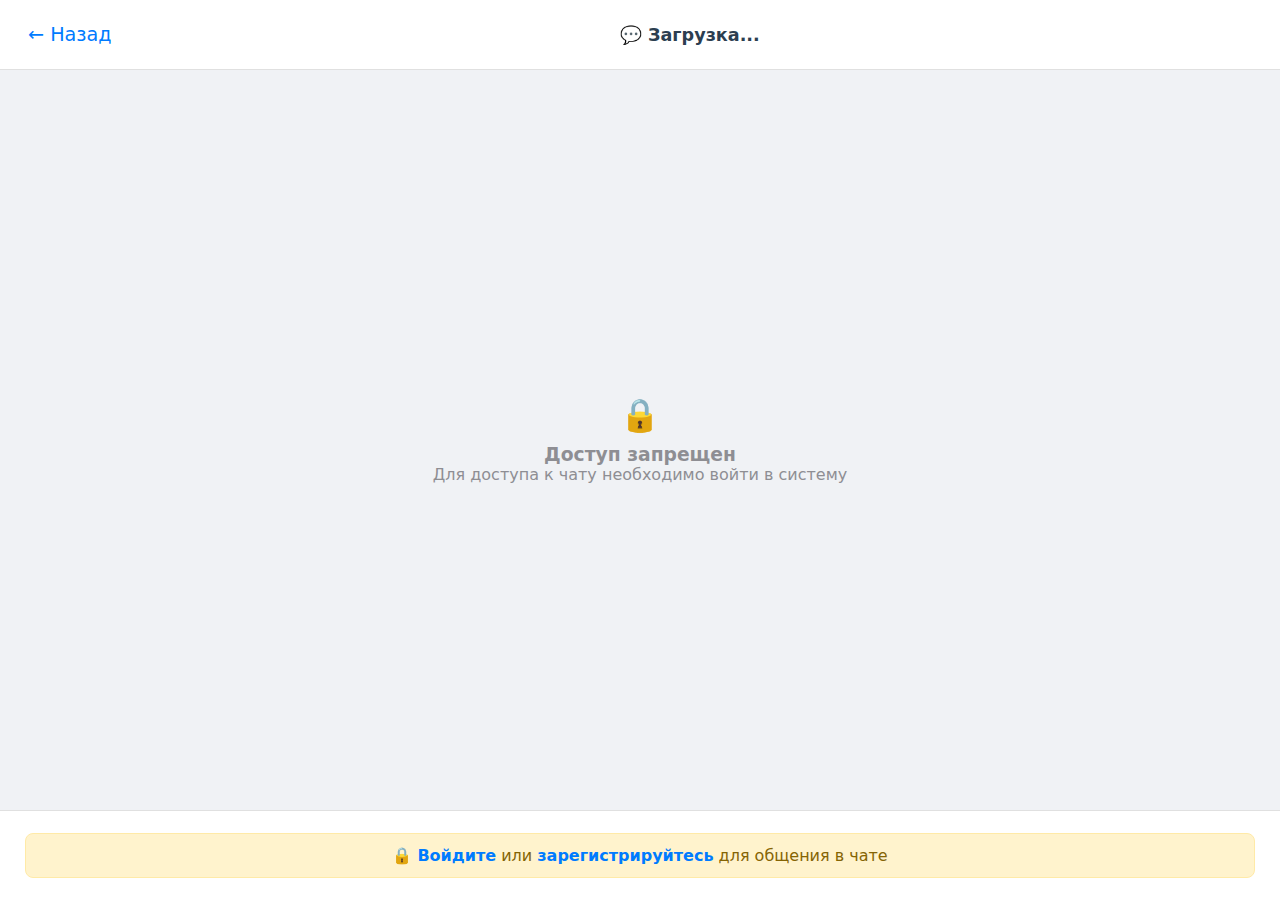
<file: room_detail.html>
<!DOCTYPE html>
<html lang="ru">
<head>
    <meta charset="UTF-8">
    <meta name="viewport" content="width=device-width, initial-scale=1.0">
    <title>Чат-комната</title>
    <style>
        * {
            margin: 0;
            padding: 0;
            box-sizing: border-box;
        }

        body {
            font-family: 'Segoe UI', system-ui, -apple-system, sans-serif;
            background: #f0f2f5;
            color: #333;
            height: 100vh;
            overflow: hidden;
        }

        .container {
            max-width: 100%;
            height: 100vh;
            display: flex;
            flex-direction: column;
        }

        .room-header {
            background: white;
            padding: 15px 20px;
            border-bottom: 1px solid #e0e0e0;
            display: flex;
            justify-content: space-between;
            align-items: center;
            flex-shrink: 0;
        }

        .back-btn {
            background: none;
            border: none;
            font-size: 1.2rem;
            cursor: pointer;
            padding: 8px;
            color: #007bff;
            text-decoration: none;
        }

        .room-title {
            font-size: 1.1rem;
            font-weight: 600;
            color: #2c3e50;
            text-align: center;
            flex: 1;
        }

        .chat-container {
            flex: 1;
            display: flex;
            flex-direction: column;
            overflow: hidden;
        }

        .messages-list {
            flex: 1;
            padding: 15px;
            overflow-y: auto;
            display: flex;
            flex-direction: column;
            gap: 10px;
            background: #f0f2f5;
        }

        .message {
            display: flex;
            gap: 8px;
            align-items: flex-start;
            max-width: 80%;
        }

        .message.own-message {
            align-self: flex-end;
            flex-direction: row-reverse;
        }

        .message-avatar {
            width: 32px;
            height: 32px;
            border-radius: 50%;
            background: #6c757d;
            display: flex;
            align-items: center;
            justify-content: center;
            color: white;
            font-weight: 600;
            font-size: 0.8rem;
            flex-shrink: 0;
        }

        .message.own-message .message-avatar {
            background: #007bff;
        }

        .message-content {
            background: white;
            border-radius: 12px;
            padding: 8px 12px;
            border: 1px solid #e0e0e0;
            position: relative;
            max-width: 100%;
        }

        .message.own-message .message-content {
            background: #007bff;
            color: white;
            border: none;
        }

        .message-username {
            font-weight: 600;
            font-size: 0.75rem;
            margin-bottom: 2px;
        }

        .message-text {
            font-size: 0.9rem;
            margin-bottom: 16px;
            word-wrap: break-word;
        }

        .message-time {
            position: absolute;
            bottom: 4px;
            right: 8px;
            font-size: 0.65rem;
            opacity: 0.7;
        }

        .message-input-area {
            padding: 12px 15px;
            border-top: 1px solid #e0e0e0;
            background: white;
            flex-shrink: 0;
        }

        .message-form {
            display: flex;
            gap: 10px;
            align-items: flex-end;
        }

        .message-input {
            flex: 1;
            padding: 12px 16px;
            border: 1px solid #e0e0e0;
            border-radius: 20px;
            font-size: 0.9rem;
            outline: none;
            resize: none;
            min-height: 40px;
            max-height: 120px;
            font-family: inherit;
        }

        .send-btn {
            background: #007bff;
            color: white;
            border: none;
            border-radius: 20px;
            padding: 12px 20px;
            cursor: pointer;
            flex-shrink: 0;
        }

        .send-btn:hover {
            background: #0056b3;
        }

        .guest-notice {
            background: #fff3cd;
            color: #856404;
            padding: 12px;
            border-radius: 8px;
            text-align: center;
            margin: 10px;
            border: 1px solid #ffeaa7;
        }

        .empty-messages {
            text-align: center;
            padding: 40px 20px;
            color: #8e8e93;
            flex: 1;
            display: flex;
            flex-direction: column;
            justify-content: center;
            align-items: center;
        }

        .system-message {
            align-self: center;
            background: #e3f2fd;
            color: #1976d2;
            padding: 8px 16px;
            border-radius: 12px;
            font-size: 0.8rem;
            margin: 5px 0;
            max-width: 60%;
            text-align: center;
        }
    </style>
</head>
<body>
    <div class="container">
        <div class="room-header">
            <a href="index.html" class="back-btn">← Назад</a>
            <div class="room-title" id="roomTitle">💬 Загрузка...</div>
        </div>

        <div class="chat-container">
            <div class="messages-list" id="messagesList">
                <div class="empty-messages">
                    <div style="font-size: 2rem; margin-bottom: 10px;">💬</div>
                    <h3>Загрузка чата...</h3>
                </div>
            </div>

            <div class="message-input-area" id="messageInputArea">
                <!-- Форма ввода сообщения будет добавлена JavaScript -->
            </div>
        </div>
    </div>

    <script>
        // Глобальные переменные
        let currentUser = null;
        let currentRoom = null;
        let messages = [];

        // Инициализация чата
        function initChat() {
            // Получаем данные из localStorage
            currentUser = localStorage.getItem('currentUser');
            currentRoom = localStorage.getItem('currentRoom');

            if (!currentUser) {
                showGuestNotice();
                return;
            }

            if (!currentRoom) {
                currentRoom = 'general';
            }

            // Устанавливаем название комнаты
            const roomTitles = {
                'general': '🌐 Общая комната',
                'tech': '💻 Технические вопросы', 
                'games': '🎮 Игры и развлечения'
            };
            document.getElementById('roomTitle').textContent = roomTitles[currentRoom] || '💬 Чат-комната';

            // Показываем интерфейс чата
            showChatInterface();

            // Загружаем сообщения
            loadMessages();

            // Добавляем приветственное сообщение
            addSystemMessage(`Добро пожаловать в чат, ${currentUser}!`);
        }

        // Показ уведомления для гостей
        function showGuestNotice() {
            const messagesList = document.getElementById('messagesList');
            const messageInputArea = document.getElementById('messageInputArea');
            
            messagesList.innerHTML = `
                <div class="empty-messages">
                    <div style="font-size: 2rem; margin-bottom: 10px;">🔒</div>
                    <h3>Доступ запрещен</h3>
                    <p>Для доступа к чату необходимо войти в систему</p>
                </div>
            `;
            
            messageInputArea.innerHTML = `
                <div class="guest-notice">
                    <p>🔒 <a href="auth.html" style="color: #007bff; text-decoration: none; font-weight: 600;">Войдите</a> или <a href="register.html" style="color: #007bff; text-decoration: none; font-weight: 600;">зарегистрируйтесь</a> для общения в чате</p>
                </div>
            `;
        }

        // Показ интерфейса чата
        function showChatInterface() {
            const messageInputArea = document.getElementById('messageInputArea');
            
            messageInputArea.innerHTML = `
                <form class="message-form" id="messageForm">
                    <textarea 
                        class="message-input" 
                        id="messageInput"
                        placeholder="Напишите сообщение..." 
                        required
                        rows="1"
                    ></textarea>
                    <button type="submit" class="send-btn">Отправить</button>
                </form>
            `;

            // Настраиваем обработчик формы
            document.getElementById('messageForm').addEventListener('submit', sendMessage);
            
            // Настраиваем авто-размер textarea
            const messageInput = document.getElementById('messageInput');
            messageInput.addEventListener('input', function() {
                this.style.height = 'auto';
                this.style.height = Math.min(this.scrollHeight, 120) + 'px';
            });
        }

        // Загрузка сообщений
        function loadMessages() {
            // Загружаем сообщения из localStorage
            const savedMessages = localStorage.getItem(`messages_${currentRoom}`);
            if (savedMessages) {
                messages = JSON.parse(savedMessages);
            } else {
                // Начальные сообщения для демонстрации
                messages = [
                    {
                        user: 'Бот',
                        text: 'Добро пожаловать в чат! Здесь вы можете общаться с другими участниками.',
                        time: new Date().toLocaleTimeString('ru-RU', { hour: '2-digit', minute: '2-digit' }),
                        type: 'system'
                    },
                    {
                        user: 'Администратор', 
                        text: 'Приветствуем нового участника!',
                        time: new Date().toLocaleTimeString('ru-RU', { hour: '2-digit', minute: '2-digit' }),
                        type: 'user'
                    }
                ];
                saveMessages();
            }

            displayMessages();
        }

        // Отображение сообщений
        function displayMessages() {
            const messagesList = document.getElementById('messagesList');
            messagesList.innerHTML = '';

            if (messages.length === 0) {
                messagesList.innerHTML = `
                    <div class="empty-messages">
                        <div style="font-size: 2rem; margin-bottom: 10px;">💬</div>
                        <h3>Здесь пока тихо</h3>
                        <p>Будьте первым, кто напишет сообщение!</p>
                    </div>
                `;
                return;
            }

            messages.forEach(message => {
                if (message.type === 'system') {
                    const systemMsg = document.createElement('div');
                    systemMsg.className = 'system-message';
                    systemMsg.textContent = message.text;
                    messagesList.appendChild(systemMsg);
                } else {
                    const messageDiv = document.createElement('div');
                    const isOwnMessage = message.user === currentUser;
                    
                    messageDiv.className = `message ${isOwnMessage ? 'own-message' : ''}`;
                    messageDiv.innerHTML = `
                        <div class="message-avatar">${message.user[0].toUpperCase()}</div>
                        <div class="message-content">
                            <div class="message-username">
                                ${isOwnMessage ? 'Вы' : message.user}
                            </div>
                            <div class="message-text">${message.text}</div>
                            <div class="message-time">${message.time}</div>
                        </div>
                    `;
                    
                    messagesList.appendChild(messageDiv);
                }
            });

            scrollToBottom();
        }

        // Отправка сообщения
        function sendMessage(e) {
            e.preventDefault();
            
            const messageInput = document.getElementById('messageInput');
            const text = messageInput.value.trim();
            
            if (!text) return;

            // Создаем новое сообщение
            const newMessage = {
                user: currentUser,
                text: text,
                time: new Date().toLocaleTimeString('ru-RU', { hour: '2-digit', minute: '2-digit' }),
                type: 'user'
            };

            // Добавляем в массив сообщений
            messages.push(newMessage);
            
            // Сохраняем в localStorage
            saveMessages();
            
            // Отображаем сообщение
            displayMessages();
            
            // Очищаем поле ввода
            messageInput.value = '';
            messageInput.style.height = 'auto';
            
            // Прокручиваем вниз
            scrollToBottom();

            // Авто-ответ для демонстрации
            setTimeout(() => {
                if (Math.random() > 0.7) { // 30% шанс на авто-ответ
                    const autoResponses = [
                        "Интересное сообщение!",
                        "Спасибо за ваше сообщение!",
                        "Продолжайте в том же духе!",
                        "Отличная мысль!",
                        "Я тоже так думаю!"
                    ];
                    const autoResponse = autoResponses[Math.floor(Math.random() * autoResponses.length)];
                    
                    const botMessage = {
                        user: 'Бот',
                        text: autoResponse,
                        time: new Date().toLocaleTimeString('ru-RU', { hour: '2-digit', minute: '2-digit' }),
                        type: 'user'
                    };
                    
                    messages.push(botMessage);
                    saveMessages();
                    displayMessages();
                }
            }, 1000 + Math.random() * 2000);
        }

        // Добавление системного сообщения
        function addSystemMessage(text) {
            const systemMessage = {
                user: 'Система',
                text: text,
                time: new Date().toLocaleTimeString('ru-RU', { hour: '2-digit', minute: '2-digit' }),
                type: 'system'
            };
            
            messages.push(systemMessage);
            saveMessages();
            displayMessages();
        }

        // Сохранение сообщений в localStorage
        function saveMessages() {
            localStorage.setItem(`messages_${currentRoom}`, JSON.stringify(messages));
        }

        // Прокрутка вниз
        function scrollToBottom() {
            const messagesList = document.getElementById('messagesList');
            messagesList.scrollTop = messagesList.scrollHeight;
        }

        // Инициализация при загрузке страницы
        document.addEventListener('DOMContentLoaded', function() {
            initChat();
            
            // Фокус на поле ввода
            setTimeout(() => {
                const messageInput = document.getElementById('messageInput');
                if (messageInput) {
                    messageInput.focus();
                }
            }, 100);
        });
    </script>
</body>
</html>
</file>
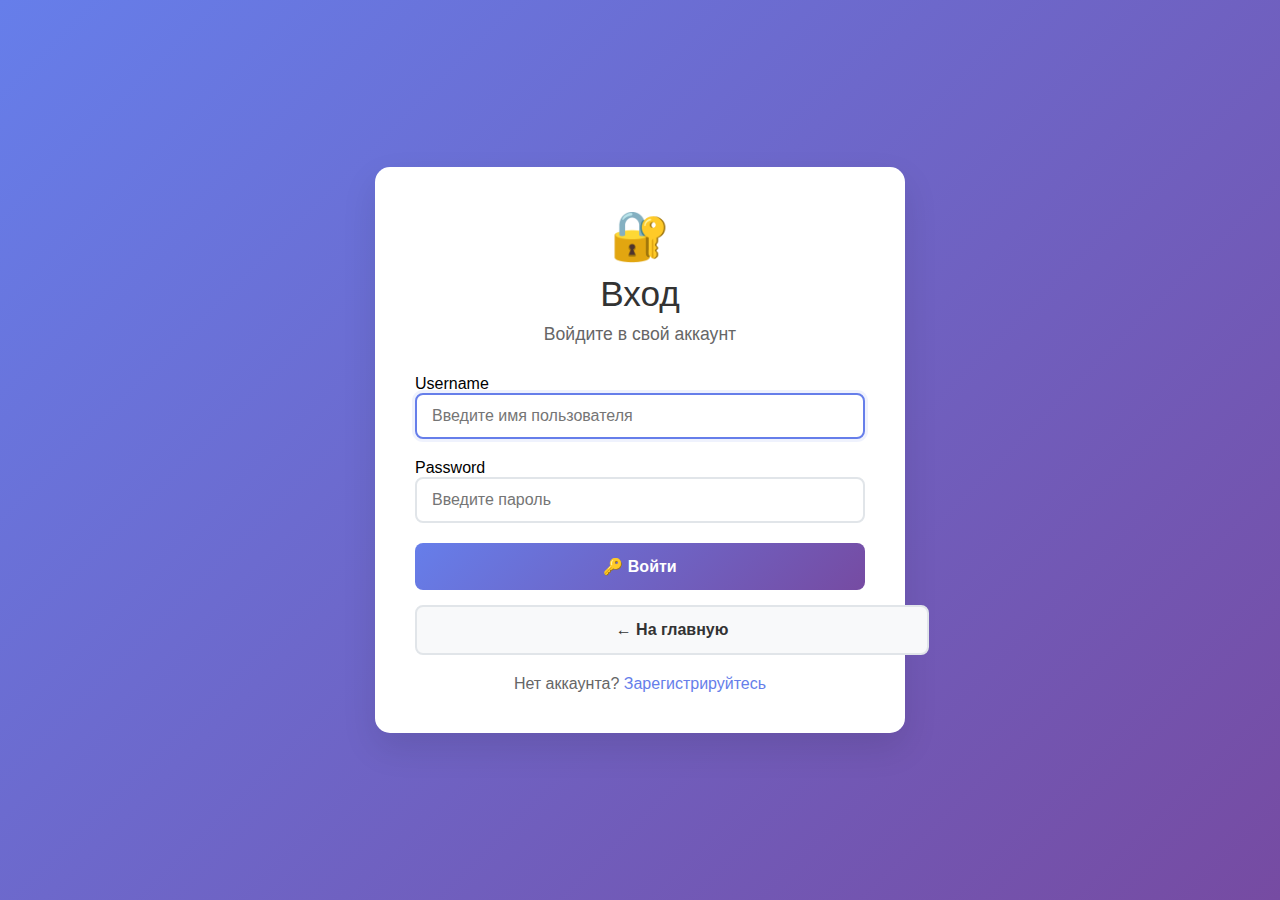
<file: myproject/chat/templates/chat/auth.html>
<!DOCTYPE html>
<html>
<head>
    <title>Вход в систему</title>
    <style>
        body {
            font-family: 'Segoe UI', Tahoma, Geneva, Verdana, sans-serif;
            background: linear-gradient(135deg, #667eea 0%, #764ba2 100%);
            margin: 0;
            padding: 0;
            min-height: 100vh;
            display: flex;
            justify-content: center;
            align-items: center;
        }
        
        .container {
            background: white;
            border-radius: 15px;
            box-shadow: 0 15px 35px rgba(0, 0, 0, 0.1);
            padding: 40px;
            width: 100%;
            max-width: 450px;
            margin: 20px;
        }
        
        .header {
            text-align: center;
            margin-bottom: 30px;
        }
        
        .header h1 {
            color: #333;
            margin: 0 0 10px 0;
            font-size: 2.2em;
            font-weight: 300;
        }
        
        .header p {
            color: #666;
            margin: 0;
            font-size: 1.1em;
        }
        
        .form-group {
            margin-bottom: 20px;
        }
        
        .form-control {
            width: 100%;
            padding: 12px 15px;
            border: 2px solid #e1e5e9;
            border-radius: 8px;
            font-size: 16px;
            transition: all 0.3s ease;
            box-sizing: border-box;
        }
        
        .form-control:focus {
            outline: none;
            border-color: #667eea;
            box-shadow: 0 0 0 3px rgba(102, 126, 234, 0.1);
        }
        
        .btn {
            display: inline-block;
            padding: 14px 30px;
            border: none;
            border-radius: 8px;
            font-size: 16px;
            font-weight: 600;
            cursor: pointer;
            text-decoration: none;
            text-align: center;
            transition: all 0.3s ease;
            width: 100%;
        }
        
        .btn-primary {
            background: linear-gradient(135deg, #667eea 0%, #764ba2 100%);
            color: white;
        }
        
        .btn-primary:hover {
            transform: translateY(-2px);
            box-shadow: 0 7px 20px rgba(102, 126, 234, 0.4);
        }
        
        .btn-secondary {
            background: #f8f9fa;
            color: #333;
            border: 2px solid #e1e5e9;
            margin-top: 15px;
        }
        
        .btn-secondary:hover {
            background: #e9ecef;
            border-color: #667eea;
        }
        
        .form-icon {
            text-align: center;
            margin-bottom: 10px;
        }
        
        .form-icon span {
            font-size: 3em;
            color: #667eea;
        }
        
        .auth-switch {
            text-align: center;
            margin-top: 20px;
            color: #666;
        }
        
        .auth-switch a {
            color: #667eea;
            text-decoration: none;
            font-weight: 500;
        }
        
        .auth-switch a:hover {
            text-decoration: underline;
        }
    </style>
</head>
<body>
    <div class="container">
        <div class="header">
            <div class="form-icon">
                <span>🔐</span>
            </div>
            <h1>Вход</h1>
            <p>Войдите в свой аккаунт</p>
        </div>
        
        <form id="loginForm">
            <div class="form-group">
                <label for="username">Username</label>
                <input type="text" id="username" class="form-control" placeholder="Введите имя пользователя" required>
            </div>
            
            <div class="form-group">
                <label for="password">Password</label>
                <input type="password" id="password" class="form-control" placeholder="Введите пароль" required>
            </div>
            
            <button type="submit" class="btn btn-primary">
                🔑 Войти
            </button>
            
            <a href="index.html" class="btn btn-secondary">
                ← На главную
            </a>
        </form>
        
        <div class="auth-switch">
            Нет аккаунта? <a href="register.html">Зарегистрируйтесь</a>
        </div>
    </div>

    <script>
        document.getElementById('loginForm').addEventListener('submit', function(e) {
            e.preventDefault();
            const username = document.getElementById('username').value;
            const password = document.getElementById('password').value;
            
            if (username && password) {
                alert('Вход выполнен! Демо-версия');
                window.location.href = 'index.html';
            }
        });
        
        document.querySelector('.form-control').focus();
    </script>
</body>
</html>
</file>
